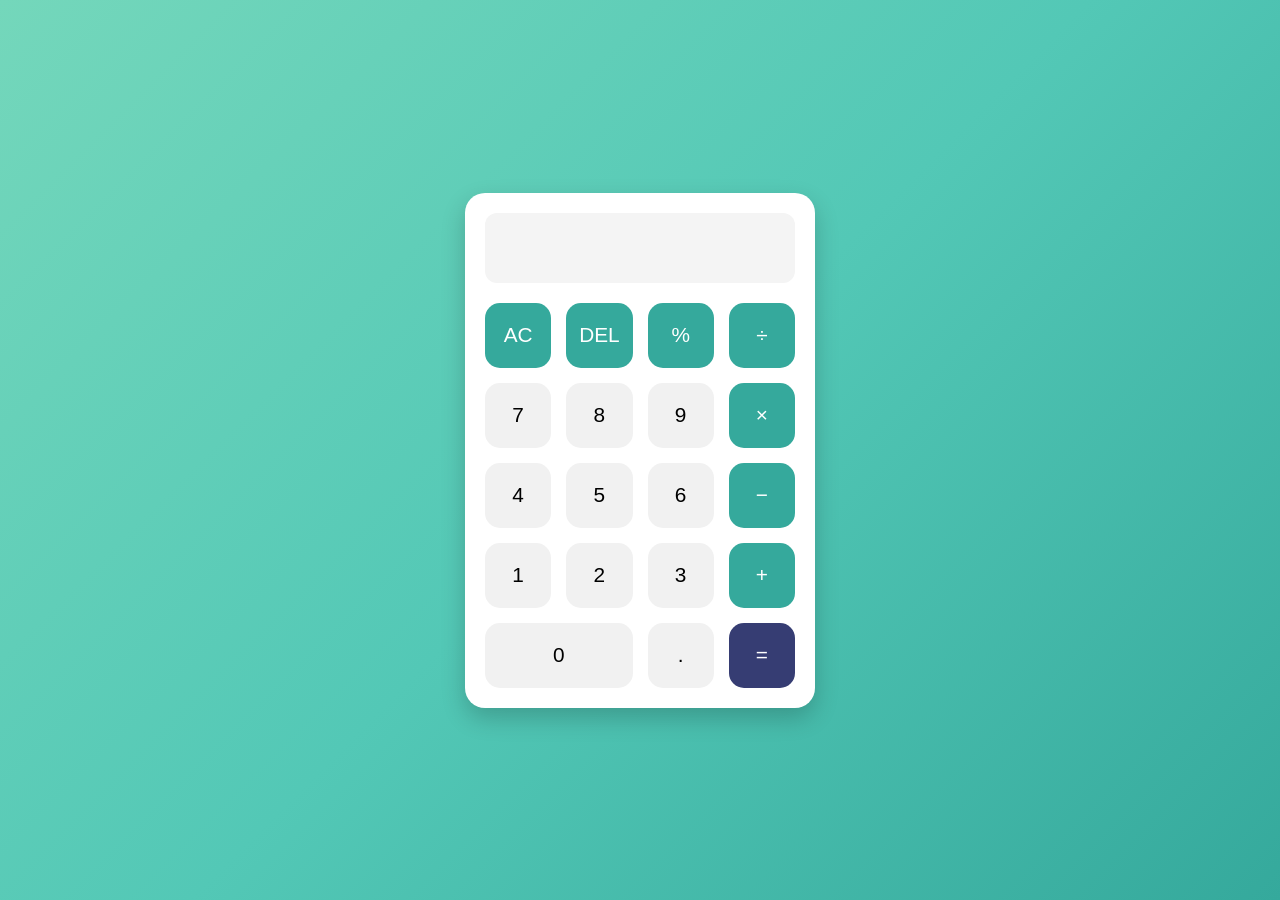
<file: Task3-calculator/index.html>
<!-- index.html -->

<!DOCTYPE html>
<html lang="en">

<head>
    <meta charset="UTF-8">
    <meta name="viewport" content="width=device-width, initial-scale=1.0">
    <title>Advanced Calculator</title>

    <!-- CSS File -->
    <link rel="stylesheet" href="style.css">
</head>

<body>

    <!-- Calculator Container -->
    <div class="calculator">

        <!-- Display Screen -->
        <input type="text" id="display" readonly>

        <!-- Buttons -->
        <div class="buttons">

            <!-- Row 1 -->
            <button onclick="clearDisplay()" class="operator">AC</button>
            <button onclick="deleteLast()" class="operator">DEL</button>
            <button onclick="appendValue('%')" class="operator">%</button>
            <button onclick="appendValue('/')" class="operator">÷</button>

            <!-- Row 2 -->
            <button onclick="appendValue('7')">7</button>
            <button onclick="appendValue('8')">8</button>
            <button onclick="appendValue('9')">9</button>
            <button onclick="appendValue('*')" class="operator">×</button>

            <!-- Row 3 -->
            <button onclick="appendValue('4')">4</button>
            <button onclick="appendValue('5')">5</button>
            <button onclick="appendValue('6')">6</button>
            <button onclick="appendValue('-')" class="operator">−</button>

            <!-- Row 4 -->
            <button onclick="appendValue('1')">1</button>
            <button onclick="appendValue('2')">2</button>
            <button onclick="appendValue('3')">3</button>
            <button onclick="appendValue('+')" class="operator">+</button>

            <!-- Row 5 -->
            <button onclick="appendValue('0')" class="zero">0</button>
            <button onclick="appendValue('.')">.</button>
            <button onclick="calculate()" class="equal">=</button>

        </div>

    </div>

    <!-- JavaScript File -->
    <script src="script.js"></script>

</body>

</html>
</file>
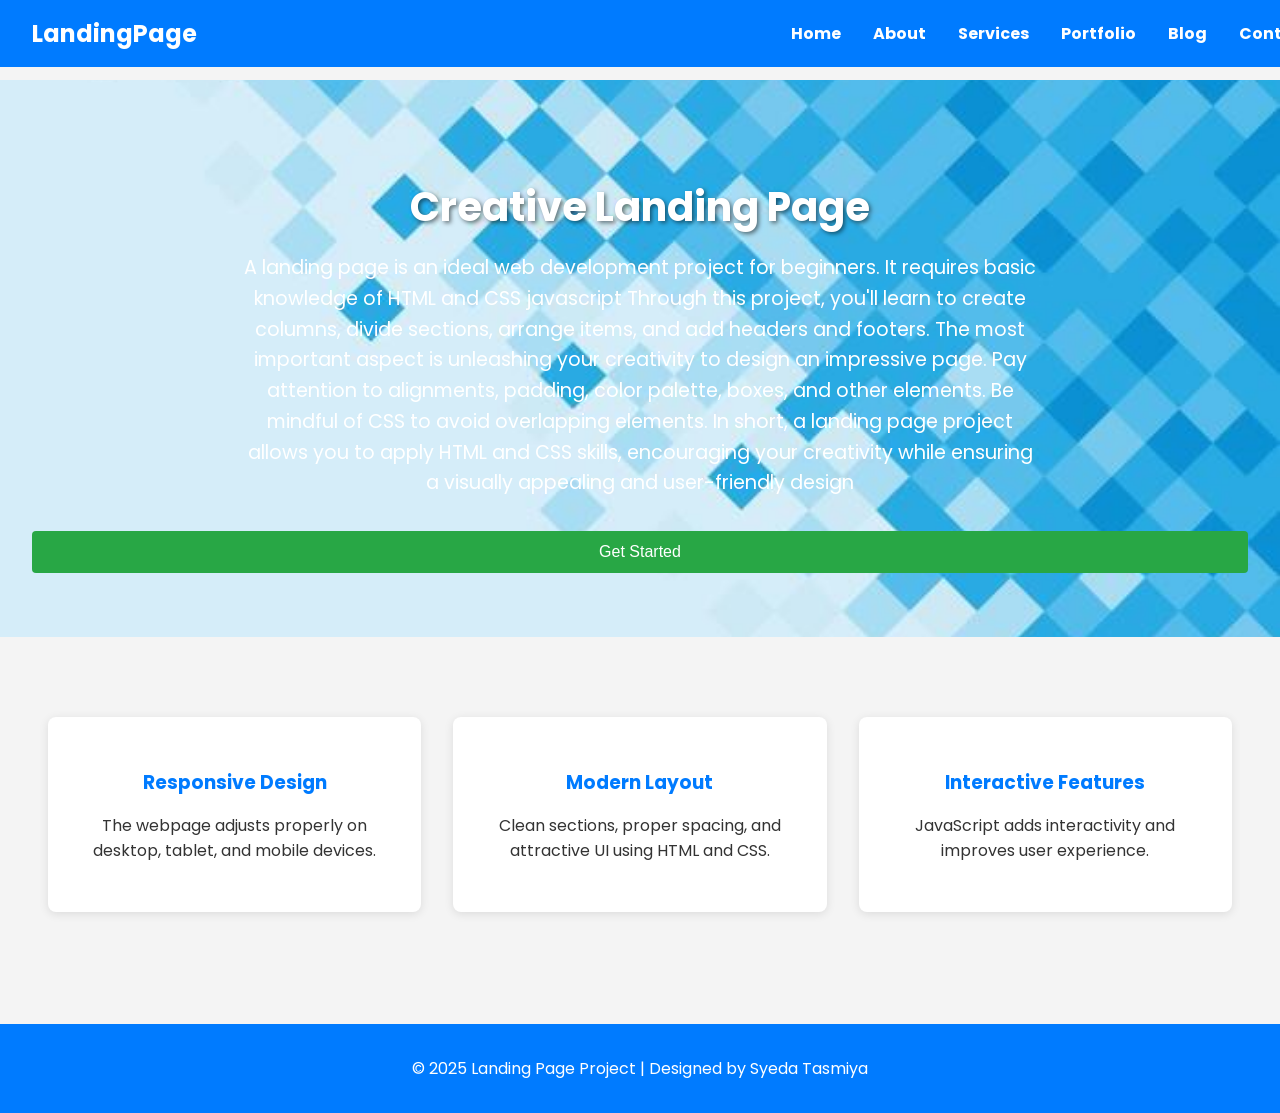
<file: Task2-LandingPage/images/index.html>
<!DOCTYPE html>
<html lang="en">
<head>
    <meta charset="UTF-8">
    <meta name="viewport" content="width=device-width, initial-scale=1.0">
    <title>Landing Page</title>
    <link rel="stylesheet" href="style.css">
</head>
<body>
    <!-- Navbar -->
    <nav>
        <h1>LandingPage</h1>
        <ul>
            <li><a href="index.html">Home</a></li>
            <li><a href="about.html">About</a></li>
            <li><a href="services.html">Services</a></li>
            <li><a href="portfolio.html">Portfolio</a></li>
            <li><a href="blog.html">Blog</a></li>
            <li><a href="contact.html">Contact</a></li>
        </ul>
    </nav>

    <!-- Hero Section -->
    <section class="hero">
        <h2 id="heading">Creative Landing Page</h2>
        <p>
            A landing page is an ideal web development project for beginners. It requires basic
            knowledge of HTML and CSS javascript  Through this project, you'll learn to create columns, divide
            sections, arrange items, and add headers and footers. The most important aspect is
            unleashing your creativity to design an impressive page. Pay attention to alignments,
            padding, color palette, boxes, and other elements. Be mindful of CSS to avoid overlapping
            elements. In short, a landing page project allows you to apply HTML and CSS skills,
            encouraging your creativity while ensuring a visually appealing and user-friendly design
        </p>
        <button class="btn" onclick="showMessage()">Get Started</button>
    </section>

    <!-- Features Section -->
    <section class="features">
        <div class="card">
            <h3>Responsive Design</h3>
            <p>
                The webpage adjusts properly on desktop, tablet, and mobile devices.
            </p>
        </div>
        <div class="card">
            <h3>Modern Layout</h3>
            <p>
                Clean sections, proper spacing, and attractive UI using HTML and CSS.
            </p>
        </div>
        <div class="card">
            <h3>Interactive Features</h3>
            <p>
                JavaScript adds interactivity and improves user experience.
            </p>
        </div>
    </section>

    <!-- Footer -->
    <footer>
        <p>© 2025 Landing Page Project | Designed by Syeda Tasmiya</p>
    </footer>

    <script src="script.js"></script>
</body>
</html>
</file>
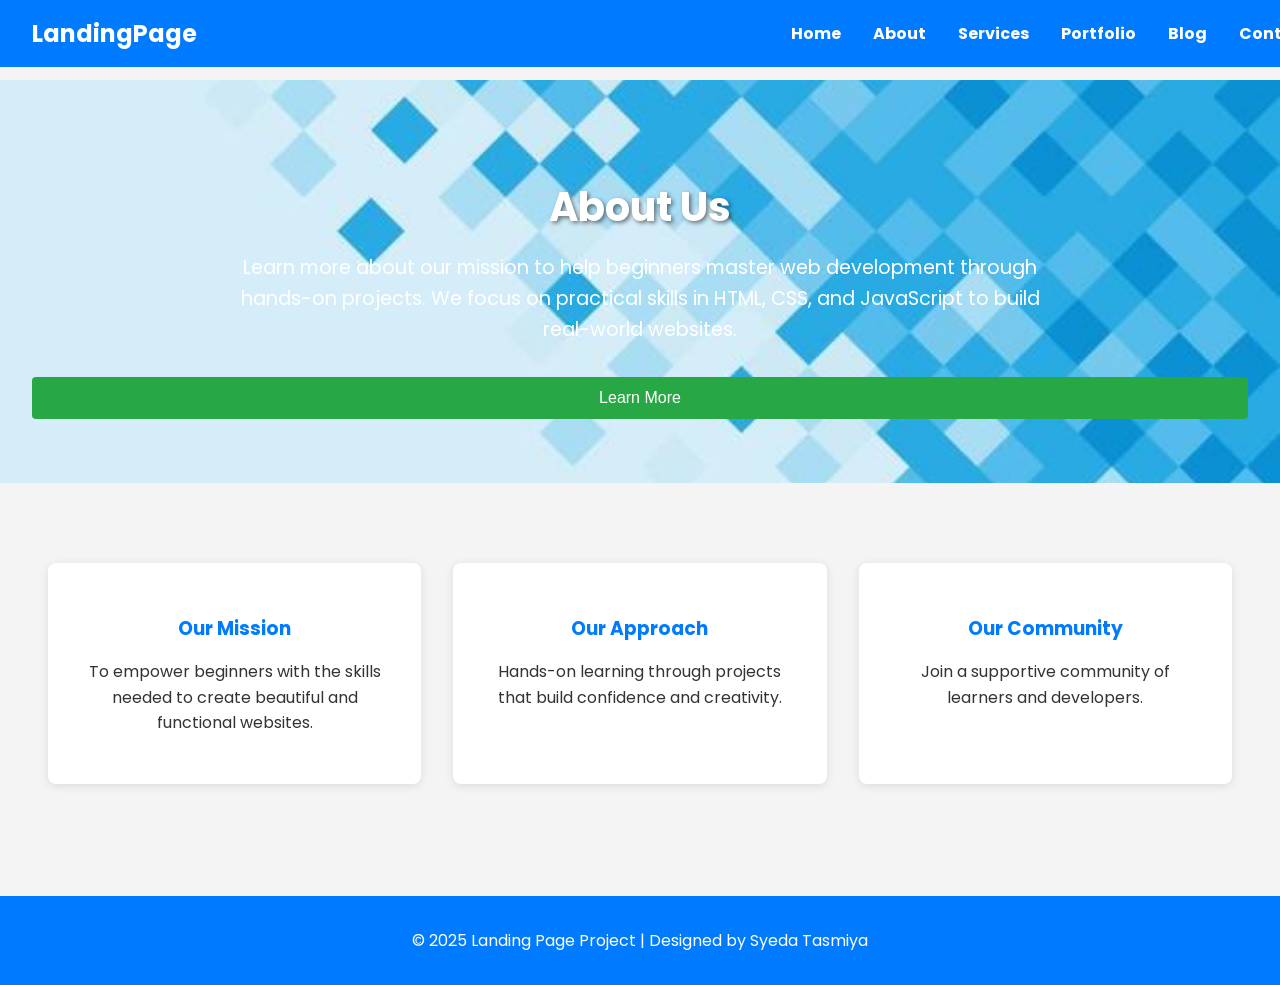
<file: Task2-LandingPage/images/about.html>
<!DOCTYPE html>
<html lang="en">
<head>
    <meta charset="UTF-8">
    <meta name="viewport" content="width=device-width, initial-scale=1.0">
    <title>About - Landing Page</title>
    <link rel="stylesheet" href="style.css">
</head>
<body>
    <!-- Navbar -->
    <nav>
        <h1>LandingPage</h1>
        <ul>
            <li><a href="index.html">Home</a></li>
            <li><a href="about.html">About</a></li>
            <li><a href="services.html">Services</a></li>
            <li><a href="portfolio.html">Portfolio</a></li>
            <li><a href="blog.html">Blog</a></li>
            <li><a href="contact.html">Contact</a></li>
        </ul>
    </nav>

    <!-- Hero Section -->
    <section class="hero">
        <h2>About Us</h2>
        <p>
            Learn more about our mission to help beginners master web development through hands-on projects.
            We focus on practical skills in HTML, CSS, and JavaScript to build real-world websites.
        </p>
        <button class="btn" onclick="showMessage()">Learn More</button>
    </section>

    <!-- Features Section -->
    <section class="features">
        <div class="card">
            <h3>Our Mission</h3>
            <p>
                To empower beginners with the skills needed to create beautiful and functional websites.
            </p>
        </div>
        <div class="card">
            <h3>Our Approach</h3>
            <p>
                Hands-on learning through projects that build confidence and creativity.
            </p>
        </div>
        <div class="card">
            <h3>Our Community</h3>
            <p>
                Join a supportive community of learners and developers.
            </p>
        </div>
    </section>

    <!-- Footer -->
    <footer>
        <p>© 2025 Landing Page Project | Designed by Syeda Tasmiya</p>
    </footer>

    <script src="script.js"></script>
</body>
</html>
</file>
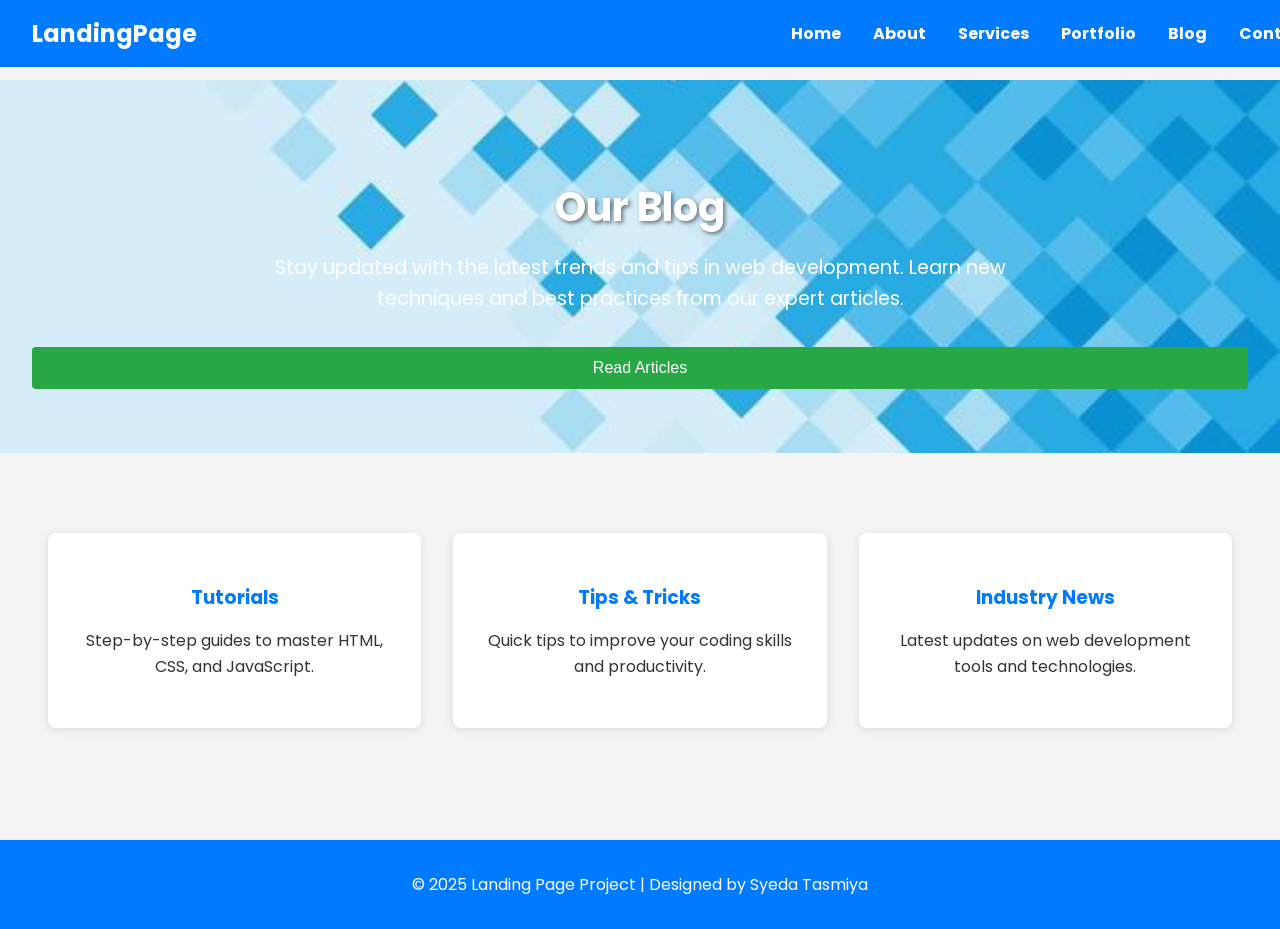
<file: Task2-LandingPage/images/blog.html>
<!DOCTYPE html>
<html lang="en">
<head>
    <meta charset="UTF-8">
    <meta name="viewport" content="width=device-width, initial-scale=1.0">
    <title>Blog - Landing Page</title>
    <link rel="stylesheet" href="style.css">
</head>
<body>
    <!-- Navbar -->
    <nav>
        <h1>LandingPage</h1>
        <ul>
            <li><a href="index.html">Home</a></li>
            <li><a href="about.html">About</a></li>
            <li><a href="services.html">Services</a></li>
            <li><a href="portfolio.html">Portfolio</a></li>
            <li><a href="blog.html">Blog</a></li>
            <li><a href="contact.html">Contact</a></li>
        </ul>
    </nav>

    <!-- Hero Section -->
    <section class="hero">
        <h2>Our Blog</h2>
        <p>
            Stay updated with the latest trends and tips in web development.
            Learn new techniques and best practices from our expert articles.
        </p>
        <button class="btn" onclick="showMessage()">Read Articles</button>
    </section>

    <!-- Features Section -->
    <section class="features">
        <div class="card">
            <h3>Tutorials</h3>
            <p>
                Step-by-step guides to master HTML, CSS, and JavaScript.
            </p>
        </div>
        <div class="card">
            <h3>Tips & Tricks</h3>
            <p>
                Quick tips to improve your coding skills and productivity.
            </p>
        </div>
        <div class="card">
            <h3>Industry News</h3>
            <p>
                Latest updates on web development tools and technologies.
            </p>
        </div>
    </section>

    <!-- Footer -->
    <footer>
        <p>© 2025 Landing Page Project | Designed by Syeda Tasmiya</p>
    </footer>

    <script src="script.js"></script>
</body>
</html>
</file>
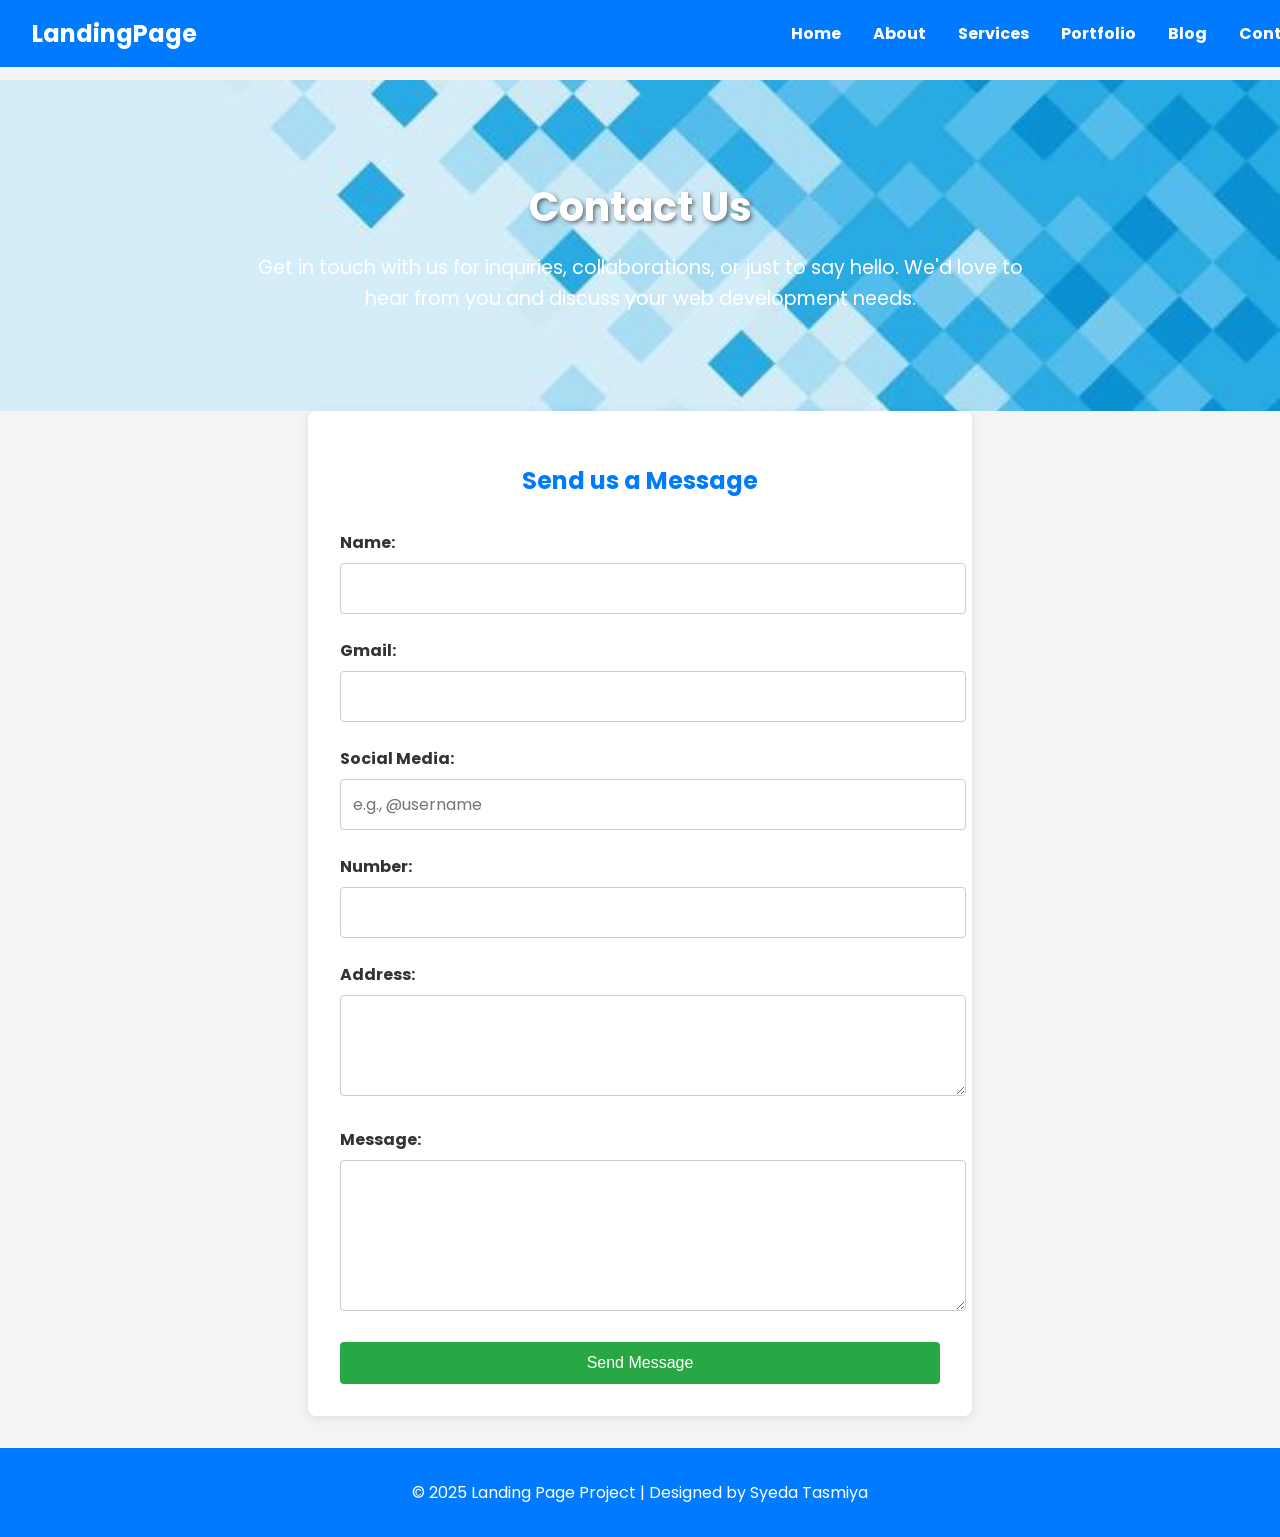
<file: Task2-LandingPage/images/contact.html>
<!DOCTYPE html>
<html lang="en">
<head>
    <meta charset="UTF-8">
    <meta name="viewport" content="width=device-width, initial-scale=1.0">
    <title>Contact - Landing Page</title>
    <link rel="stylesheet" href="style.css">
</head>
<body>
    <!-- Navbar -->
    <nav>
        <h1>LandingPage</h1>
        <ul>
            <li><a href="index.html">Home</a></li>
            <li><a href="about.html">About</a></li>
            <li><a href="services.html">Services</a></li>
            <li><a href="portfolio.html">Portfolio</a></li>
            <li><a href="blog.html">Blog</a></li>
            <li><a href="contact.html">Contact</a></li>
        </ul>
    </nav>

    <!-- Hero Section -->
    <section class="hero">
        <h2>Contact Us</h2>
        <p>
            Get in touch with us for inquiries, collaborations, or just to say hello.
            We'd love to hear from you and discuss your web development needs.
        </p>
    </section>

    <!-- Contact Form Section -->
    <section class="contact-form">
        <h2>Send us a Message</h2>
        <form action="#" method="post">
            <div class="form-group">
                <label for="name">Name:</label>
                <input type="text" id="name" name="name" required>
            </div>
            <div class="form-group">
                <label for="email">Gmail:</label>
                <input type="email" id="email" name="email" required>
            </div>
            <div class="form-group">
                <label for="social">Social Media:</label>
                <input type="text" id="social" name="social" placeholder="e.g., @username">
            </div>
            <div class="form-group">
                <label for="phone">Number:</label>
                <input type="tel" id="phone" name="phone">
            </div>
            <div class="form-group">
                <label for="address">Address:</label>
                <textarea id="address" name="address" rows="3"></textarea>
            </div>
            <div class="form-group">
                <label for="message">Message:</label>
                <textarea id="message" name="message" rows="5" required></textarea>
            </div>
            <button type="submit" class="btn">Send Message</button>
        </form>
    </section>

    <!-- Footer -->
    <footer>
        <p>© 2025 Landing Page Project | Designed by Syeda Tasmiya</p>
    </footer>

    <script src="script.js"></script>
</body>
</html>
</file>
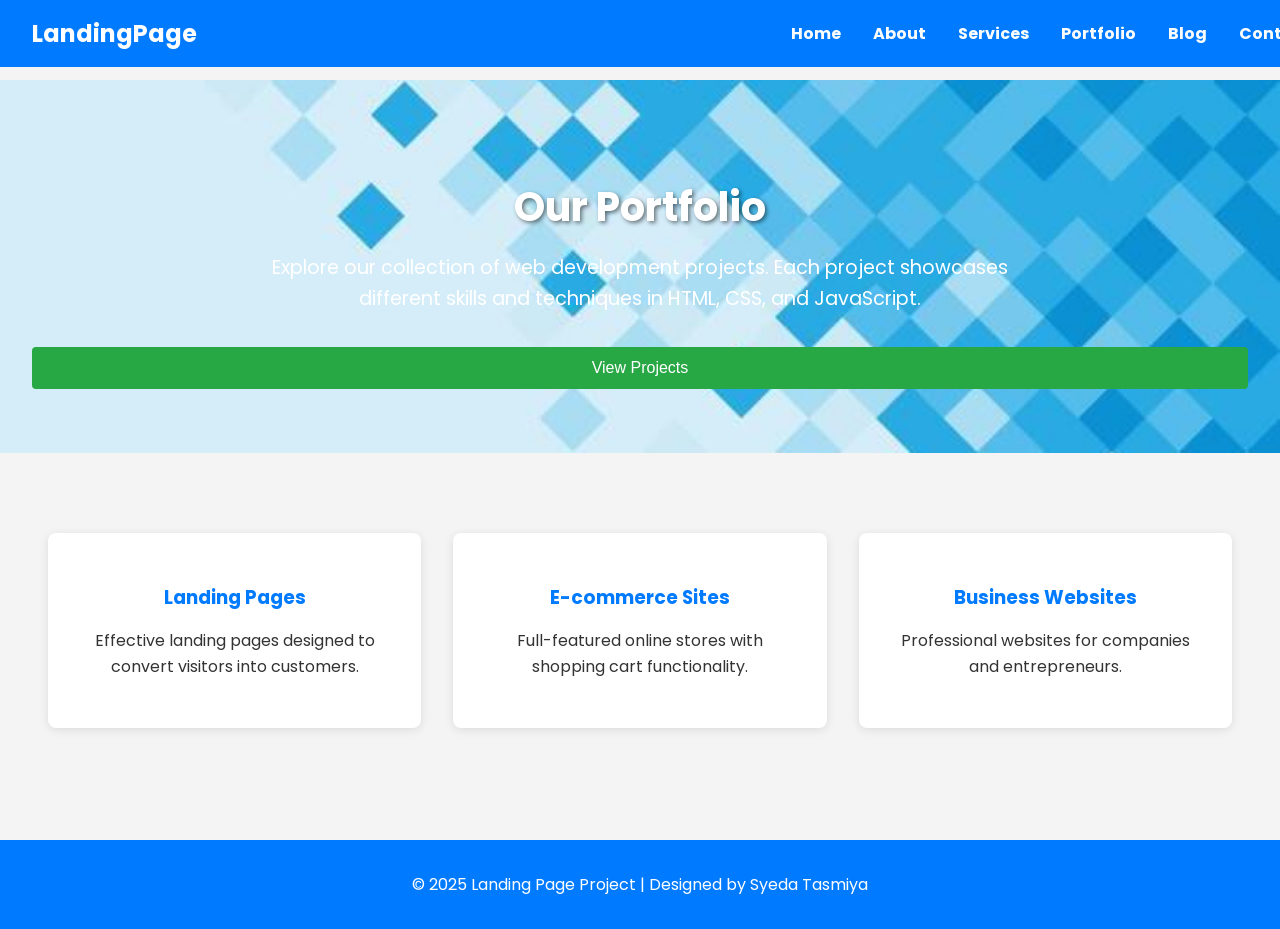
<file: Task2-LandingPage/images/portfolio.html>
<!DOCTYPE html>
<html lang="en">
<head>
    <meta charset="UTF-8">
    <meta name="viewport" content="width=device-width, initial-scale=1.0">
    <title>Portfolio - Landing Page</title>
    <link rel="stylesheet" href="style.css">
</head>
<body>
    <!-- Navbar -->
    <nav>
        <h1>LandingPage</h1>
        <ul>
            <li><a href="index.html">Home</a></li>
            <li><a href="about.html">About</a></li>
            <li><a href="services.html">Services</a></li>
            <li><a href="portfolio.html">Portfolio</a></li>
            <li><a href="blog.html">Blog</a></li>
            <li><a href="contact.html">Contact</a></li>
        </ul>
    </nav>

    <!-- Hero Section -->
    <section class="hero">
        <h2>Our Portfolio</h2>
        <p>
            Explore our collection of web development projects. Each project showcases different skills
            and techniques in HTML, CSS, and JavaScript.
        </p>
        <button class="btn" onclick="showMessage()">View Projects</button>
    </section>

    <!-- Features Section -->
    <section class="features">
        <div class="card">
            <h3>Landing Pages</h3>
            <p>
                Effective landing pages designed to convert visitors into customers.
            </p>
        </div>
        <div class="card">
            <h3>E-commerce Sites</h3>
            <p>
                Full-featured online stores with shopping cart functionality.
            </p>
        </div>
        <div class="card">
            <h3>Business Websites</h3>
            <p>
                Professional websites for companies and entrepreneurs.
            </p>
        </div>
    </section>

    <!-- Footer -->
    <footer>
        <p>© 2025 Landing Page Project | Designed by Syeda Tasmiya</p>
    </footer>

    <script src="script.js"></script>
</body>
</html>
</file>
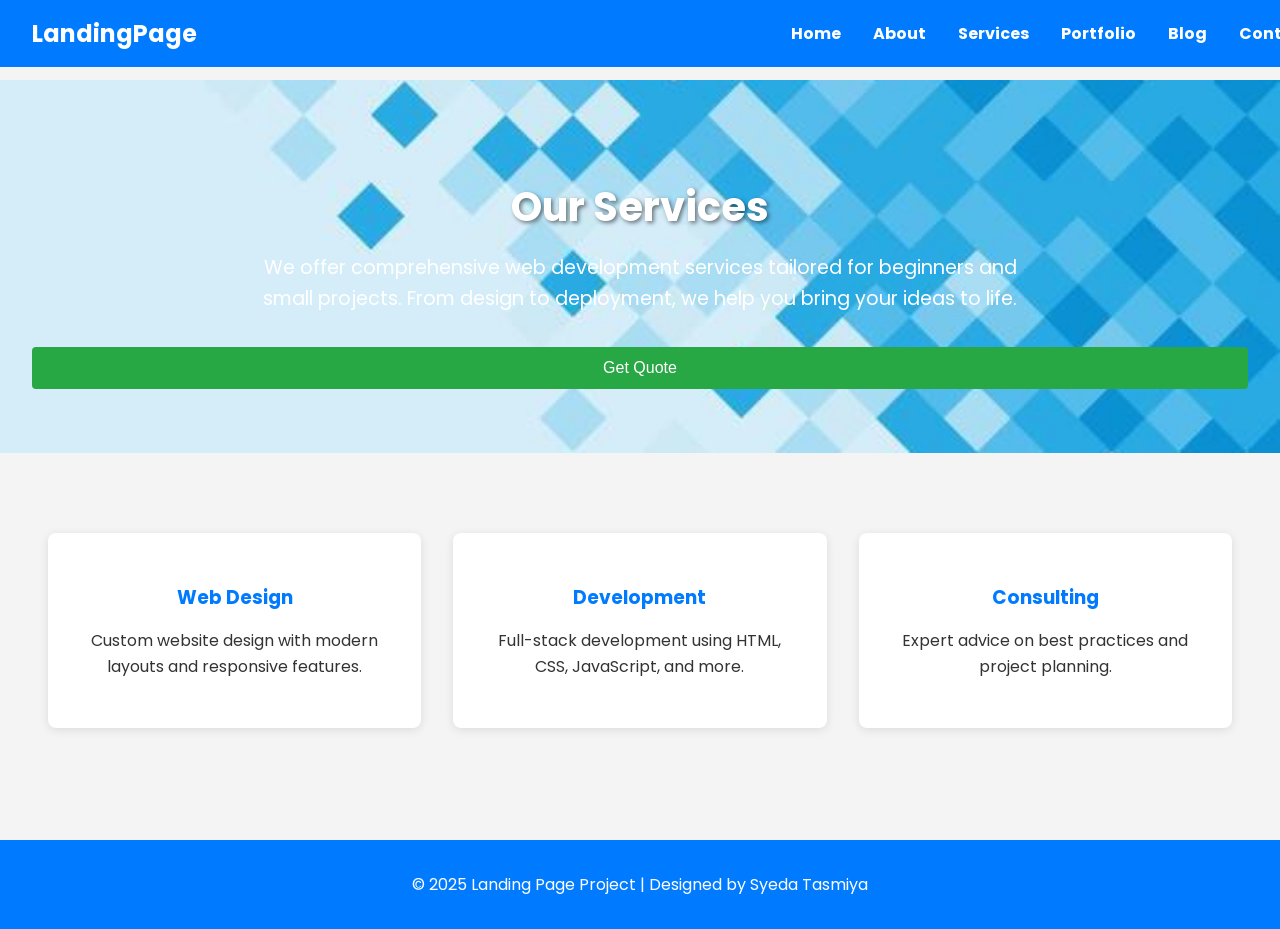
<file: Task2-LandingPage/images/services.html>
<!DOCTYPE html>
<html lang="en">
<head>
    <meta charset="UTF-8">
    <meta name="viewport" content="width=device-width, initial-scale=1.0">
    <title>Services - Landing Page</title>
    <link rel="stylesheet" href="style.css">
</head>
<body>
    <!-- Navbar -->
    <nav>
        <h1>LandingPage</h1>
        <ul>
            <li><a href="index.html">Home</a></li>
            <li><a href="about.html">About</a></li>
            <li><a href="services.html">Services</a></li>
            <li><a href="portfolio.html">Portfolio</a></li>
            <li><a href="blog.html">Blog</a></li>
            <li><a href="contact.html">Contact</a></li>
        </ul>
    </nav>

    <!-- Hero Section -->
    <section class="hero">
        <h2>Our Services</h2>
        <p>
            We offer comprehensive web development services tailored for beginners and small projects.
            From design to deployment, we help you bring your ideas to life.
        </p>
        <button class="btn" onclick="showMessage()">Get Quote</button>
    </section>

    <!-- Features Section -->
    <section class="features">
        <div class="card">
            <h3>Web Design</h3>
            <p>
                Custom website design with modern layouts and responsive features.
            </p>
        </div>
        <div class="card">
            <h3>Development</h3>
            <p>
                Full-stack development using HTML, CSS, JavaScript, and more.
            </p>
        </div>
        <div class="card">
            <h3>Consulting</h3>
            <p>
                Expert advice on best practices and project planning.
            </p>
        </div>
    </section>

    <!-- Footer -->
    <footer>
        <p>© 2025 Landing Page Project | Designed by Syeda Tasmiya</p>
    </footer>

    <script src="script.js"></script>
</body>
</html>
</file>
<file: Task3-calculator/style.css>
/* style.css */

* {
    margin: 0;
    padding: 0;
    box-sizing: border-box;
    font-family: Arial, sans-serif;
}

body {
    height: 100vh;
    display: flex;
    justify-content: center;
    align-items: center;
    background: linear-gradient(135deg, #74D7BB, #53C8B6, #35A99C);
}

.calculator {
    width: 350px;
    background: white;
    padding: 20px;
    border-radius: 20px;
    box-shadow: 0 10px 25px rgba(0,0,0,0.2);
}

#display {
    width: 100%;
    height: 70px;
    border: none;
    outline: none;
    background: #f4f4f4;
    border-radius: 12px;
    text-align: right;
    font-size: 2rem;
    padding: 15px;
    margin-bottom: 20px;
}

.buttons {
    display: grid;
    grid-template-columns: repeat(4, 1fr);
    gap: 15px;
}

button {
    height: 65px;
    border: none;
    border-radius: 15px;
    font-size: 1.3rem;
    cursor: pointer;
    transition: 0.2s;
    background: #f1f1f1;
}

button:hover {
    transform: scale(1.05);
}

.operator {
    background: #35A99C;
    color: white;
}

.equal {
    background: #363D73;
    color: white;
}

.zero {
    grid-column: span 2;
}
</file>
<file: Task2-LandingPage/images/style.css>
@import url('https://fonts.googleapis.com/css2?family=Poppins&display=swap');

body {
    margin: 0;
    padding: 0;
    box-sizing: border-box;
    font-family: 'Poppins', sans-serif;
    background-color: #f4f4f4;
    color: #333;
}

/* Navbar */
nav {
    display: flex;
    justify-content: space-between;
    align-items: center;
    background-color: #007bff;
    color: white;
    padding: 1rem 2rem;
    position: fixed;
    width: 100%;
    top: 0;
    z-index: 1000;
}

nav h1 {
    margin: 0;
}

nav ul {
    list-style: none;
    display: flex;
    margin: 0;
    padding: 0;
}

nav li {
    margin-left: 2rem;
}

nav a {
    color: white;
    text-decoration: none;
    font-weight: bold;
}

nav a:hover {
    text-decoration: underline;
}

/* Hero Section */
.hero {
    margin-top: 80px;
    padding: 4rem 2rem;
    text-align: center;
    background-image: url('back5.jpg');
    background-size: cover;
    background-position: center;
    background-repeat: no-repeat;
    color: white;
}

.hero h2 {
    font-size: 2.5rem;
    margin-bottom: 1rem;
    color: white;
    text-shadow: 2px 2px 4px rgba(0,0,0,0.5);
}

.hero p {
    font-size: 1.2rem;
    line-height: 1.6;
    max-width: 800px;
    margin: 0 auto 2rem;
}

.btn {
    background-color: #28a745;
    color: white;
    border: none;
    padding: 0.75rem 1.5rem;
    font-size: 1rem;
    cursor: pointer;
    border-radius: 5px;
    transition: background-color 0.3s;
}

.btn:hover {
    background-color: #218838;
}

/* Features Section */
.features {
    display: flex;
    justify-content: space-around;
    padding: 4rem 2rem;
    flex-wrap: wrap;
}

.card {
    background-color: white;
    border-radius: 8px;
    box-shadow: 0 2px 10px rgba(0,0,0,0.1);
    padding: 2rem;
    margin: 1rem;
    flex: 1;
    min-width: 250px;
    text-align: center;
}

.card h3 {
    color: #007bff;
    margin-bottom: 1rem;
}

.card p {
    line-height: 1.6;
}

/* Contact Form */
.contact-form {
    max-width: 600px;
    margin: 0 auto;
    padding: 2rem;
    background-color: white;
    border-radius: 8px;
    box-shadow: 0 2px 10px rgba(0,0,0,0.1);
}

.contact-form h2 {
    text-align: center;
    color: #007bff;
    margin-bottom: 2rem;
}

.form-group {
    margin-bottom: 1.5rem;
}

label {
    display: block;
    margin-bottom: 0.5rem;
    font-weight: bold;
    color: #333;
}

input, textarea {
    width: 100%;
    padding: 0.75rem;
    border: 1px solid #ccc;
    border-radius: 4px;
    font-size: 1rem;
    font-family: 'Poppins', sans-serif;
}

input:focus, textarea:focus {
    outline: none;
    border-color: #007bff;
    box-shadow: 0 0 5px rgba(0,123,255,0.3);
}

.btn {
    background-color: #28a745;
    color: white;
    border: none;
    padding: 0.75rem 1.5rem;
    font-size: 1rem;
    cursor: pointer;
    border-radius: 4px;
    transition: background-color 0.3s;
    width: 100%;
}

.btn:hover {
    background-color: #218838;
}

/* Footer */
footer {
    background-color: #007bff;
    color: white;
    text-align: center;
    padding: 1rem;
    margin-top: 2rem;
}
</file>
